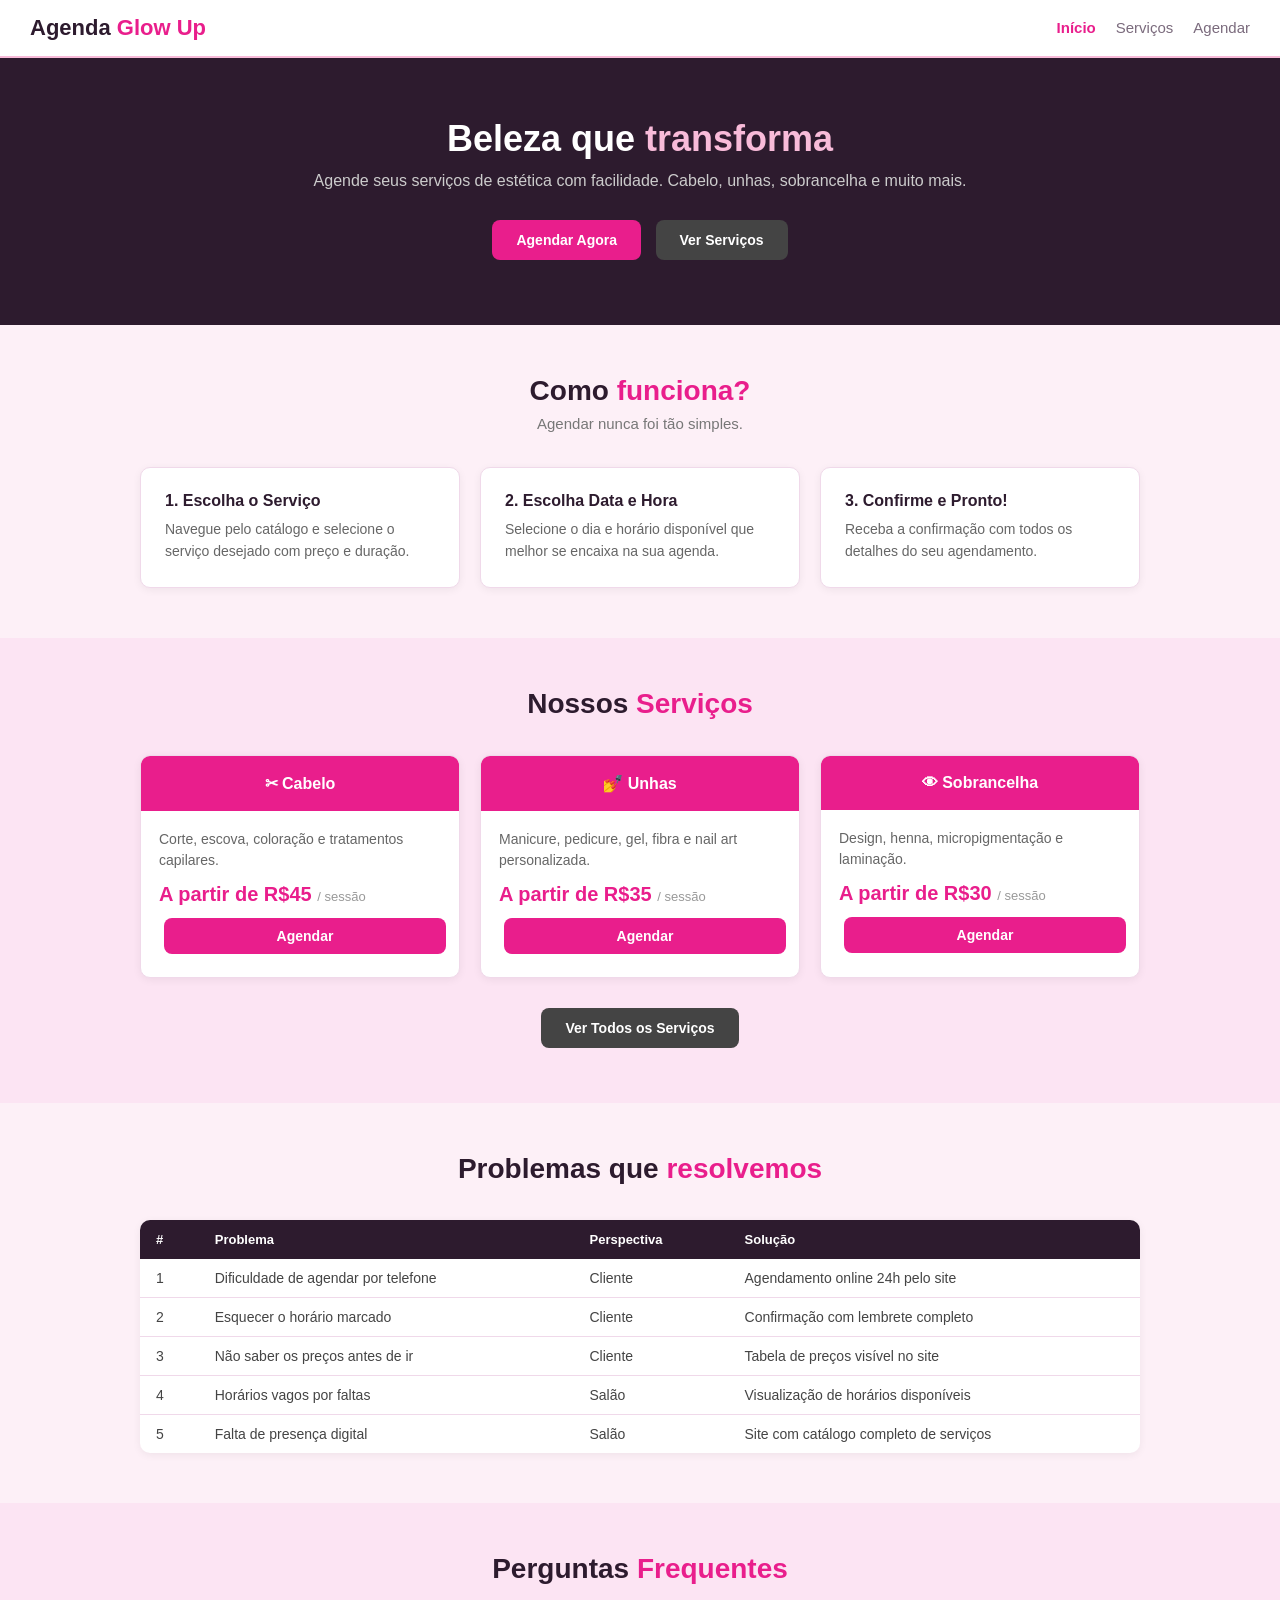
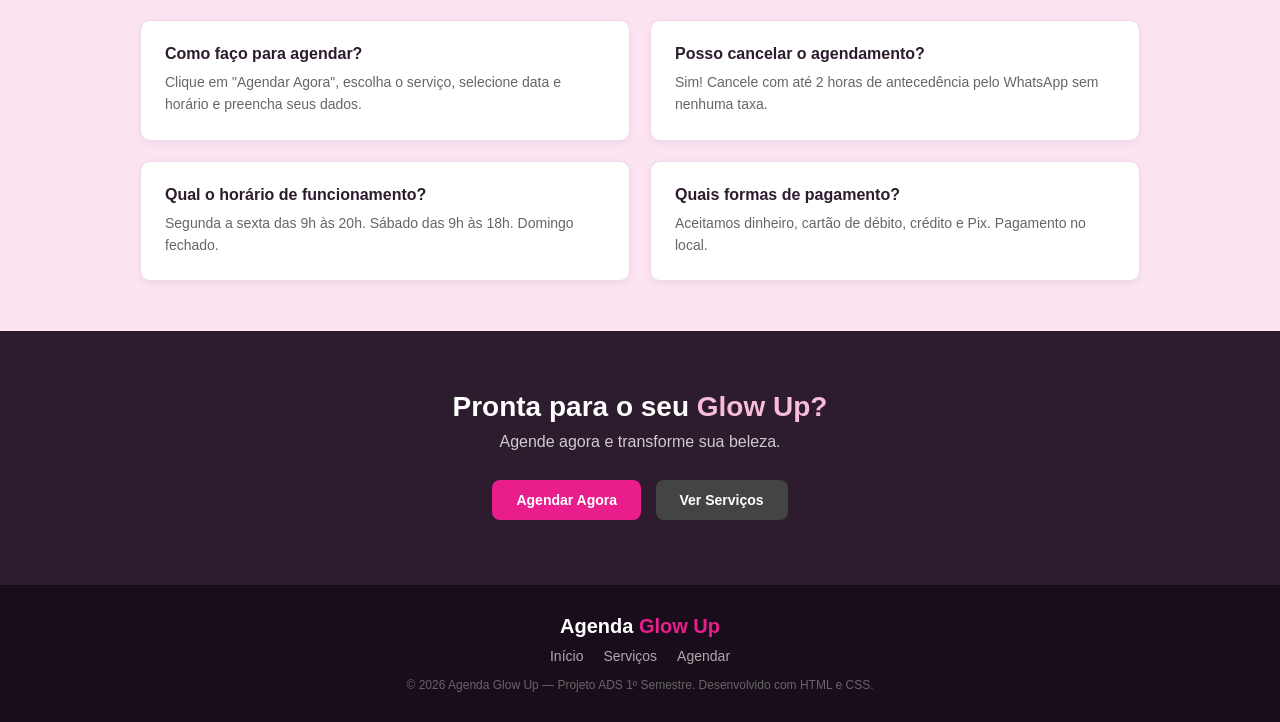
<file: index.html>
<!DOCTYPE html>
<html lang="pt-BR">
<head>
    <meta charset="UTF-8">
    <meta name="viewport" content="width=device-width, initial-scale=1.0">
    <title>Agenda Glow Up — Beleza e Estética</title>
    <link rel="stylesheet" href="css/style.css">
</head>
<body>

    <header>
        <a href="index.html" class="logo">Agenda <span>Glow Up</span></a>
        <nav>
            <ul>
                <li><a href="index.html" class="ativo">Início</a></li>
                <li><a href="servicos.html">Serviços</a></li>
                <li><a href="agendamento.html">Agendar</a></li>
            </ul>
        </nav>
    </header>

    <div class="hero">
        <h1>Beleza que <span>transforma</span></h1>
        <p>Agende seus serviços de estética com facilidade. Cabelo, unhas, sobrancelha e muito mais.</p>
        <a href="agendamento.html" class="btn btn-rosa">Agendar Agora</a>
        <a href="servicos.html" class="btn btn-escuro">Ver Serviços</a>
    </div>

    <section>
        <div class="container">
            <div class="titulo-secao">
                <h2>Como <span>funciona?</span></h2>
                <p>Agendar nunca foi tão simples.</p>
            </div>
            <div class="grid-3">
                <div class="card">
                    <h3>1. Escolha o Serviço</h3>
                    <p>Navegue pelo catálogo e selecione o serviço desejado com preço e duração.</p>
                </div>
                <div class="card">
                    <h3>2. Escolha Data e Hora</h3>
                    <p>Selecione o dia e horário disponível que melhor se encaixa na sua agenda.</p>
                </div>
                <div class="card">
                    <h3>3. Confirme e Pronto!</h3>
                    <p>Receba a confirmação com todos os detalhes do seu agendamento.</p>
                </div>
            </div>
        </div>
    </section>

    <section class="secao-rosa">
        <div class="container">
            <div class="titulo-secao">
                <h2>Nossos <span>Serviços</span></h2>
            </div>
            <div class="grid-3">
                <div class="servico-card">
                    <div class="servico-header"><h3>✂ Cabelo</h3></div>
                    <div class="servico-body">
                        <p>Corte, escova, coloração e tratamentos capilares.</p>
                        <div class="servico-preco">A partir de R$45 <span>/ sessão</span></div>
                        <a href="agendamento.html" class="btn btn-rosa" style="width:100%; text-align:center; display:block; padding:10px;">Agendar</a>
                    </div>
                </div>
                <div class="servico-card">
                    <div class="servico-header"><h3>💅 Unhas</h3></div>
                    <div class="servico-body">
                        <p>Manicure, pedicure, gel, fibra e nail art personalizada.</p>
                        <div class="servico-preco">A partir de R$35 <span>/ sessão</span></div>
                        <a href="agendamento.html" class="btn btn-rosa" style="width:100%; text-align:center; display:block; padding:10px;">Agendar</a>
                    </div>
                </div>
                <div class="servico-card">
                    <div class="servico-header"><h3>👁 Sobrancelha</h3></div>
                    <div class="servico-body">
                        <p>Design, henna, micropigmentação e laminação.</p>
                        <div class="servico-preco">A partir de R$30 <span>/ sessão</span></div>
                        <a href="agendamento.html" class="btn btn-rosa" style="width:100%; text-align:center; display:block; padding:10px;">Agendar</a>
                    </div>
                </div>
            </div>
            <div style="text-align:center; margin-top:25px;">
                <a href="servicos.html" class="btn btn-escuro">Ver Todos os Serviços</a>
            </div>
        </div>
    </section>

    <section>
        <div class="container">
            <div class="titulo-secao">
                <h2>Problemas que <span>resolvemos</span></h2>
            </div>
            <table class="tabela">
                <thead>
                    <tr>
                        <th>#</th>
                        <th>Problema</th>
                        <th>Perspectiva</th>
                        <th>Solução</th>
                    </tr>
                </thead>
                <tbody>
                    <tr><td>1</td><td>Dificuldade de agendar por telefone</td><td>Cliente</td><td>Agendamento online 24h pelo site</td></tr>
                    <tr><td>2</td><td>Esquecer o horário marcado</td><td>Cliente</td><td>Confirmação com lembrete completo</td></tr>
                    <tr><td>3</td><td>Não saber os preços antes de ir</td><td>Cliente</td><td>Tabela de preços visível no site</td></tr>
                    <tr><td>4</td><td>Horários vagos por faltas</td><td>Salão</td><td>Visualização de horários disponíveis</td></tr>
                    <tr><td>5</td><td>Falta de presença digital</td><td>Salão</td><td>Site com catálogo completo de serviços</td></tr>
                </tbody>
            </table>
        </div>
    </section>

    <section class="secao-rosa">
        <div class="container">
            <div class="titulo-secao">
                <h2>Perguntas <span>Frequentes</span></h2>
            </div>
            <div class="grid-2">
                <div class="card">
                    <h3>Como faço para agendar?</h3>
                    <p>Clique em "Agendar Agora", escolha o serviço, selecione data e horário e preencha seus dados.</p>
                </div>
                <div class="card">
                    <h3>Posso cancelar o agendamento?</h3>
                    <p>Sim! Cancele com até 2 horas de antecedência pelo WhatsApp sem nenhuma taxa.</p>
                </div>
                <div class="card">
                    <h3>Qual o horário de funcionamento?</h3>
                    <p>Segunda a sexta das 9h às 20h. Sábado das 9h às 18h. Domingo fechado.</p>
                </div>
                <div class="card">
                    <h3>Quais formas de pagamento?</h3>
                    <p>Aceitamos dinheiro, cartão de débito, crédito e Pix. Pagamento no local.</p>
                </div>
            </div>
        </div>
    </section>

    <div class="cta-final">
        <h2>Pronta para o seu <span>Glow Up?</span></h2>
        <p>Agende agora e transforme sua beleza.</p>
        <a href="agendamento.html" class="btn btn-rosa">Agendar Agora</a>
        <a href="servicos.html" class="btn btn-escuro">Ver Serviços</a>
    </div>

    <footer>
        <div class="footer-logo">Agenda <span>Glow Up</span></div>
        <div class="footer-links">
            <a href="index.html">Início</a>
            <a href="servicos.html">Serviços</a>
            <a href="agendamento.html">Agendar</a>
        </div>
        <p class="footer-copy">© 2026 Agenda Glow Up — Projeto ADS 1º Semestre. Desenvolvido com HTML e CSS.</p>
    </footer>

</body>
</html>
</file>
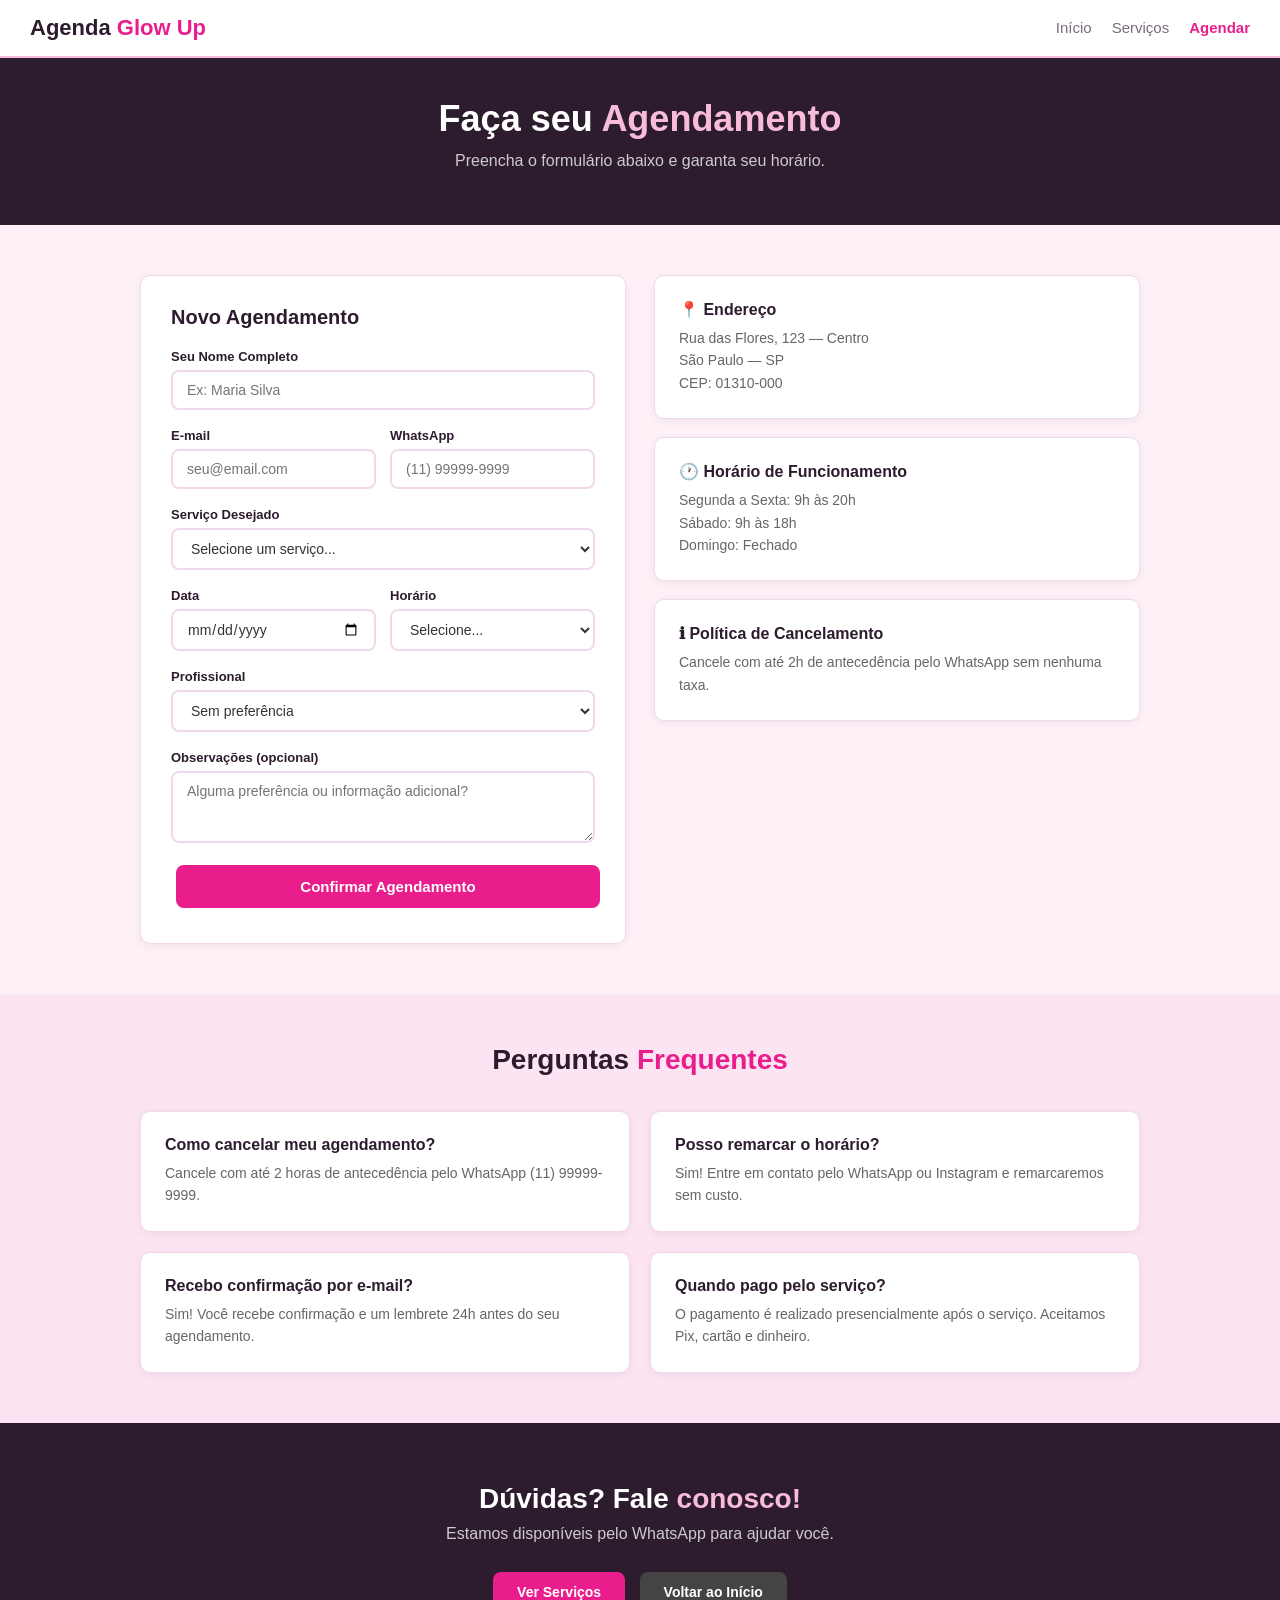
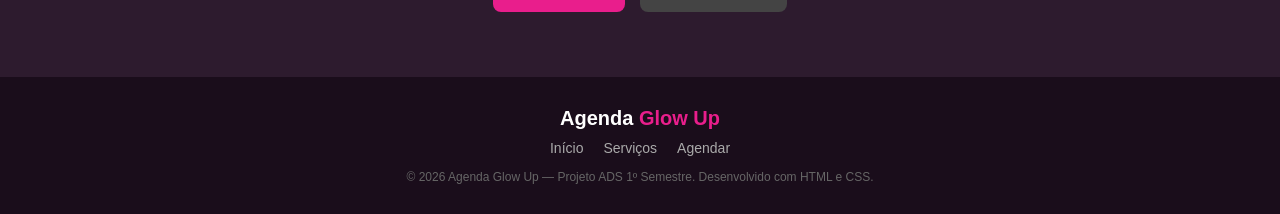
<file: agendamento.html>
<!DOCTYPE html>
<html lang="pt-BR">
<head>
    <meta charset="UTF-8">
    <meta name="viewport" content="width=device-width, initial-scale=1.0">
    <title>Agendamento — Agenda Glow Up</title>
    <link rel="stylesheet" href="css/style.css">
</head>
<body>

    <header>
        <a href="index.html" class="logo">Agenda <span>Glow Up</span></a>
        <nav>
            <ul>
                <li><a href="index.html">Início</a></li>
                <li><a href="servicos.html">Serviços</a></li>
                <li><a href="agendamento.html" class="ativo">Agendar</a></li>
            </ul>
        </nav>
    </header>

    <div class="hero" style="padding:40px 20px 30px;">
        <h1>Faça seu <span>Agendamento</span></h1>
        <p>Preencha o formulário abaixo e garanta seu horário.</p>
    </div>

    <section>
        <div class="container">
            <div class="grid-2" style="align-items:start; gap:28px;">

                <div class="form-agendamento">
                    <h2 style="font-size:20px; margin-bottom:20px; color:#2d1b2e;">Novo Agendamento</h2>

                    <div class="form-grupo">
                        <label>Seu Nome Completo</label>
                        <input type="text" placeholder="Ex: Maria Silva">
                    </div>

                    <div class="form-linha">
                        <div class="form-grupo">
                            <label>E-mail</label>
                            <input type="email" placeholder="seu@email.com">
                        </div>
                        <div class="form-grupo">
                            <label>WhatsApp</label>
                            <input type="tel" placeholder="(11) 99999-9999">
                        </div>
                    </div>

                    <div class="form-grupo">
                        <label>Serviço Desejado</label>
                        <select>
                            <option value="">Selecione um serviço...</option>
                            <optgroup label="Cabelo">
                                <option>Corte Feminino — R$45</option>
                                <option>Escova Progressiva — R$180</option>
                                <option>Coloração — a partir de R$120</option>
                            </optgroup>
                            <optgroup label="Unhas">
                                <option>Manicure — R$35</option>
                                <option>Unhas em Gel — R$90</option>
                                <option>Nail Art — a partir de R$60</option>
                            </optgroup>
                            <optgroup label="Sobrancelha e Maquiagem">
                                <option>Design de Sobrancelha — R$30</option>
                                <option>Maquiagem Social — R$80</option>
                                <option>Pacote Completo — R$220</option>
                            </optgroup>
                        </select>
                    </div>

                    <div class="form-linha">
                        <div class="form-grupo">
                            <label>Data</label>
                            <input type="date">
                        </div>
                        <div class="form-grupo">
                            <label>Horário</label>
                            <select>
                                <option>Selecione...</option>
                                <option>09:00</option>
                                <option>09:30</option>
                                <option>10:30</option>
                                <option>11:00</option>
                                <option>13:00</option>
                                <option>13:30</option>
                                <option>14:00</option>
                                <option>15:00</option>
                                <option>16:00</option>
                            </select>
                        </div>
                    </div>

                    <div class="form-grupo">
                        <label>Profissional</label>
                        <select>
                            <option>Sem preferência</option>
                            <option>Ana Paula</option>
                            <option>Carla Mendes</option>
                            <option>Juliana Costa</option>
                        </select>
                    </div>

                    <div class="form-grupo">
                        <label>Observações (opcional)</label>
                        <textarea rows="3" placeholder="Alguma preferência ou informação adicional?"></textarea>
                    </div>

                    <a href="index.html" class="btn btn-rosa" style="width:100%; text-align:center; display:block; font-size:15px; padding:13px;">
                        Confirmar Agendamento
                    </a>
                </div>

                <div>
                    <div class="card" style="margin-bottom:18px;">
                        <h3>📍 Endereço</h3>
                        <p>Rua das Flores, 123 — Centro<br>São Paulo — SP<br>CEP: 01310-000</p>
                    </div>
                    <div class="card" style="margin-bottom:18px;">
                        <h3>🕐 Horário de Funcionamento</h3>
                        <p>Segunda a Sexta: 9h às 20h<br>Sábado: 9h às 18h<br>Domingo: Fechado</p>
                    </div>
                    <div class="card">
                        <h3>ℹ Política de Cancelamento</h3>
                        <p>Cancele com até 2h de antecedência pelo WhatsApp sem nenhuma taxa.</p>
                    </div>
                </div>

            </div>
        </div>
    </section>

    <section class="secao-rosa">
        <div class="container">
            <div class="titulo-secao">
                <h2>Perguntas <span>Frequentes</span></h2>
            </div>
            <div class="grid-2">
                <div class="card">
                    <h3>Como cancelar meu agendamento?</h3>
                    <p>Cancele com até 2 horas de antecedência pelo WhatsApp (11) 99999-9999.</p>
                </div>
                <div class="card">
                    <h3>Posso remarcar o horário?</h3>
                    <p>Sim! Entre em contato pelo WhatsApp ou Instagram e remarcaremos sem custo.</p>
                </div>
                <div class="card">
                    <h3>Recebo confirmação por e-mail?</h3>
                    <p>Sim! Você recebe confirmação e um lembrete 24h antes do seu agendamento.</p>
                </div>
                <div class="card">
                    <h3>Quando pago pelo serviço?</h3>
                    <p>O pagamento é realizado presencialmente após o serviço. Aceitamos Pix, cartão e dinheiro.</p>
                </div>
            </div>
        </div>
    </section>

    <div class="cta-final">
        <h2>Dúvidas? Fale <span>conosco!</span></h2>
        <p>Estamos disponíveis pelo WhatsApp para ajudar você.</p>
        <a href="servicos.html" class="btn btn-rosa">Ver Serviços</a>
        <a href="index.html" class="btn btn-escuro">Voltar ao Início</a>
    </div>

    <footer>
        <div class="footer-logo">Agenda <span>Glow Up</span></div>
        <div class="footer-links">
            <a href="index.html">Início</a>
            <a href="servicos.html">Serviços</a>
            <a href="agendamento.html">Agendar</a>
        </div>
        <p class="footer-copy">© 2026 Agenda Glow Up — Projeto ADS 1º Semestre. Desenvolvido com HTML e CSS.</p>
    </footer>

</body>
</html>
</file>
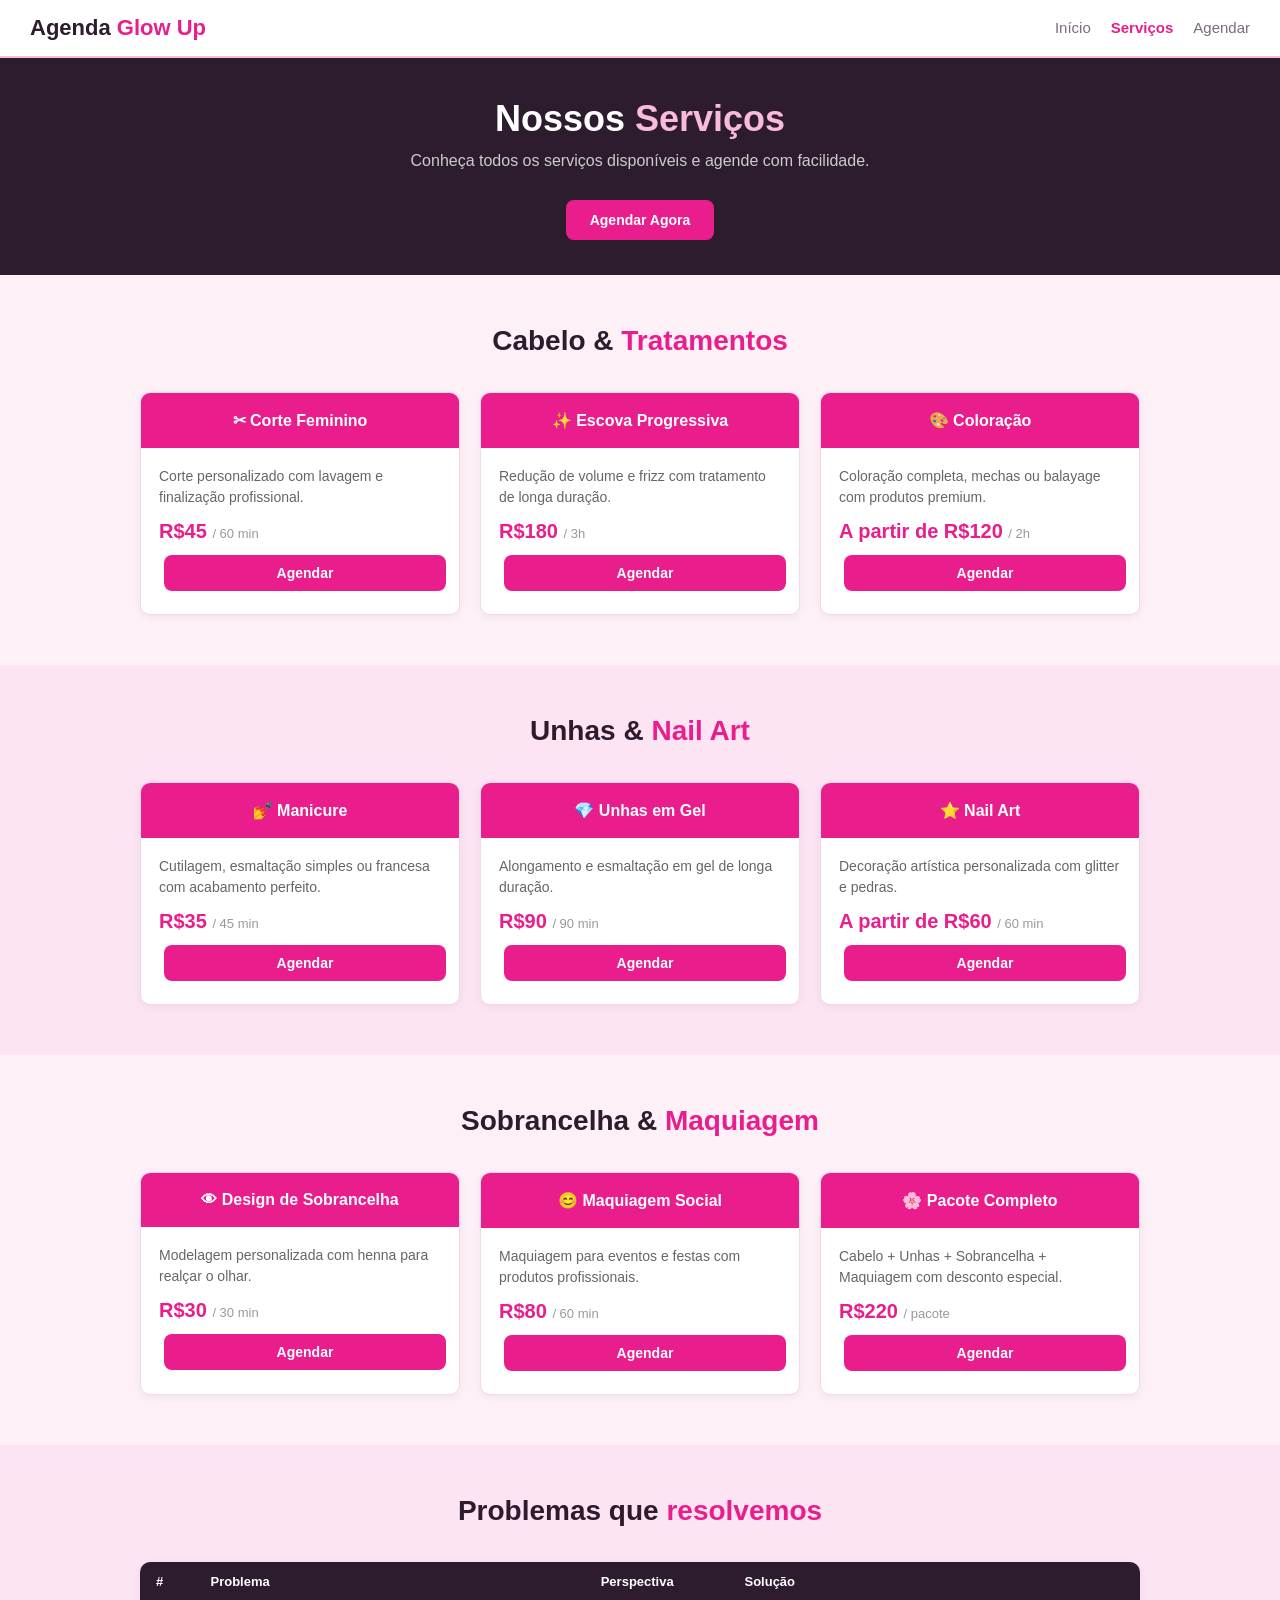
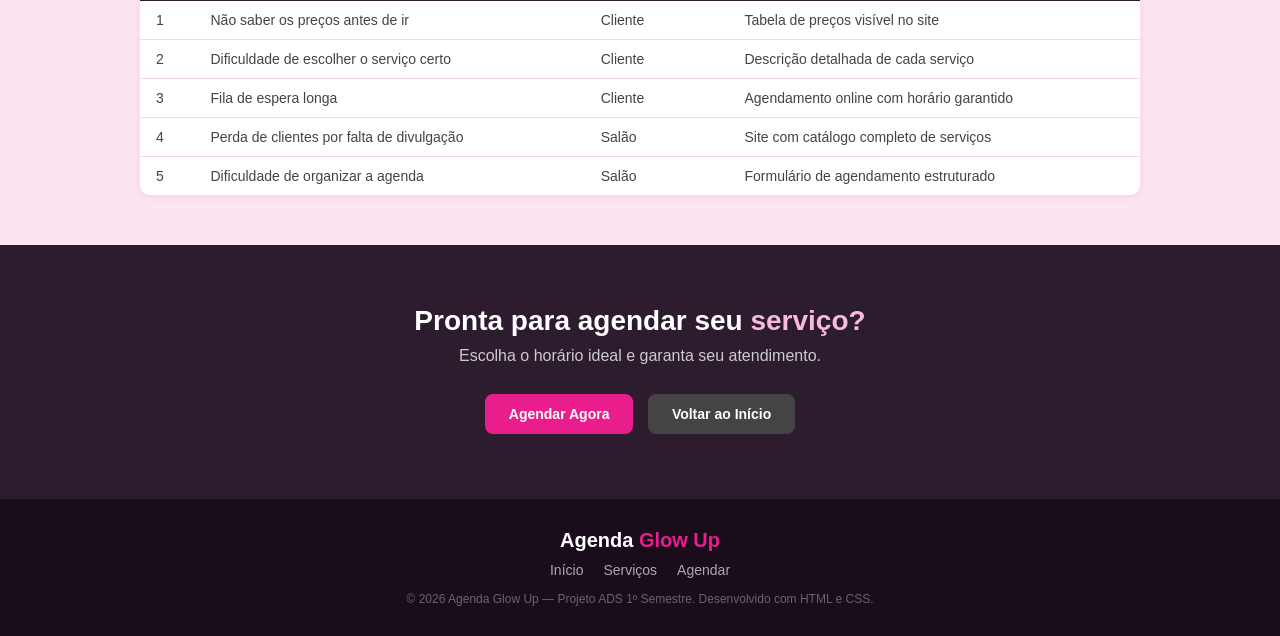
<file: servicos.html>
<!DOCTYPE html>
<html lang="pt-BR">
<head>
    <meta charset="UTF-8">
    <meta name="viewport" content="width=device-width, initial-scale=1.0">
    <title>Serviços — Agenda Glow Up</title>
    <link rel="stylesheet" href="css/style.css">
</head>
<body>

    <header>
        <a href="index.html" class="logo">Agenda <span>Glow Up</span></a>
        <nav>
            <ul>
                <li><a href="index.html">Início</a></li>
                <li><a href="servicos.html" class="ativo">Serviços</a></li>
                <li><a href="agendamento.html">Agendar</a></li>
            </ul>
        </nav>
    </header>

    <div class="hero" style="padding:40px 20px 30px;">
        <h1>Nossos <span>Serviços</span></h1>
        <p>Conheça todos os serviços disponíveis e agende com facilidade.</p>
        <a href="agendamento.html" class="btn btn-rosa">Agendar Agora</a>
    </div>

    <section>
        <div class="container">
            <div class="titulo-secao">
                <h2>Cabelo & <span>Tratamentos</span></h2>
            </div>
            <div class="grid-3">
                <div class="servico-card">
                    <div class="servico-header"><h3>✂ Corte Feminino</h3></div>
                    <div class="servico-body">
                        <p>Corte personalizado com lavagem e finalização profissional.</p>
                        <div class="servico-preco">R$45 <span>/ 60 min</span></div>
                        <a href="agendamento.html" class="btn btn-rosa" style="width:100%; text-align:center; display:block; padding:10px;">Agendar</a>
                    </div>
                </div>
                <div class="servico-card">
                    <div class="servico-header"><h3>✨ Escova Progressiva</h3></div>
                    <div class="servico-body">
                        <p>Redução de volume e frizz com tratamento de longa duração.</p>
                        <div class="servico-preco">R$180 <span>/ 3h</span></div>
                        <a href="agendamento.html" class="btn btn-rosa" style="width:100%; text-align:center; display:block; padding:10px;">Agendar</a>
                    </div>
                </div>
                <div class="servico-card">
                    <div class="servico-header"><h3>🎨 Coloração</h3></div>
                    <div class="servico-body">
                        <p>Coloração completa, mechas ou balayage com produtos premium.</p>
                        <div class="servico-preco">A partir de R$120 <span>/ 2h</span></div>
                        <a href="agendamento.html" class="btn btn-rosa" style="width:100%; text-align:center; display:block; padding:10px;">Agendar</a>
                    </div>
                </div>
            </div>
        </div>
    </section>

    <section class="secao-rosa">
        <div class="container">
            <div class="titulo-secao">
                <h2>Unhas & <span>Nail Art</span></h2>
            </div>
            <div class="grid-3">
                <div class="servico-card">
                    <div class="servico-header"><h3>💅 Manicure</h3></div>
                    <div class="servico-body">
                        <p>Cutilagem, esmaltação simples ou francesa com acabamento perfeito.</p>
                        <div class="servico-preco">R$35 <span>/ 45 min</span></div>
                        <a href="agendamento.html" class="btn btn-rosa" style="width:100%; text-align:center; display:block; padding:10px;">Agendar</a>
                    </div>
                </div>
                <div class="servico-card">
                    <div class="servico-header"><h3>💎 Unhas em Gel</h3></div>
                    <div class="servico-body">
                        <p>Alongamento e esmaltação em gel de longa duração.</p>
                        <div class="servico-preco">R$90 <span>/ 90 min</span></div>
                        <a href="agendamento.html" class="btn btn-rosa" style="width:100%; text-align:center; display:block; padding:10px;">Agendar</a>
                    </div>
                </div>
                <div class="servico-card">
                    <div class="servico-header"><h3>⭐ Nail Art</h3></div>
                    <div class="servico-body">
                        <p>Decoração artística personalizada com glitter e pedras.</p>
                        <div class="servico-preco">A partir de R$60 <span>/ 60 min</span></div>
                        <a href="agendamento.html" class="btn btn-rosa" style="width:100%; text-align:center; display:block; padding:10px;">Agendar</a>
                    </div>
                </div>
            </div>
        </div>
    </section>

    <section>
        <div class="container">
            <div class="titulo-secao">
                <h2>Sobrancelha & <span>Maquiagem</span></h2>
            </div>
            <div class="grid-3">
                <div class="servico-card">
                    <div class="servico-header"><h3>👁 Design de Sobrancelha</h3></div>
                    <div class="servico-body">
                        <p>Modelagem personalizada com henna para realçar o olhar.</p>
                        <div class="servico-preco">R$30 <span>/ 30 min</span></div>
                        <a href="agendamento.html" class="btn btn-rosa" style="width:100%; text-align:center; display:block; padding:10px;">Agendar</a>
                    </div>
                </div>
                <div class="servico-card">
                    <div class="servico-header"><h3>😊 Maquiagem Social</h3></div>
                    <div class="servico-body">
                        <p>Maquiagem para eventos e festas com produtos profissionais.</p>
                        <div class="servico-preco">R$80 <span>/ 60 min</span></div>
                        <a href="agendamento.html" class="btn btn-rosa" style="width:100%; text-align:center; display:block; padding:10px;">Agendar</a>
                    </div>
                </div>
                <div class="servico-card">
                    <div class="servico-header"><h3>🌸 Pacote Completo</h3></div>
                    <div class="servico-body">
                        <p>Cabelo + Unhas + Sobrancelha + Maquiagem com desconto especial.</p>
                        <div class="servico-preco">R$220 <span>/ pacote</span></div>
                        <a href="agendamento.html" class="btn btn-rosa" style="width:100%; text-align:center; display:block; padding:10px;">Agendar</a>
                    </div>
                </div>
            </div>
        </div>
    </section>

    <section class="secao-rosa">
        <div class="container">
            <div class="titulo-secao">
                <h2>Problemas que <span>resolvemos</span></h2>
            </div>
            <table class="tabela">
                <thead>
                    <tr><th>#</th><th>Problema</th><th>Perspectiva</th><th>Solução</th></tr>
                </thead>
                <tbody>
                    <tr><td>1</td><td>Não saber os preços antes de ir</td><td>Cliente</td><td>Tabela de preços visível no site</td></tr>
                    <tr><td>2</td><td>Dificuldade de escolher o serviço certo</td><td>Cliente</td><td>Descrição detalhada de cada serviço</td></tr>
                    <tr><td>3</td><td>Fila de espera longa</td><td>Cliente</td><td>Agendamento online com horário garantido</td></tr>
                    <tr><td>4</td><td>Perda de clientes por falta de divulgação</td><td>Salão</td><td>Site com catálogo completo de serviços</td></tr>
                    <tr><td>5</td><td>Dificuldade de organizar a agenda</td><td>Salão</td><td>Formulário de agendamento estruturado</td></tr>
                </tbody>
            </table>
        </div>
    </section>

    <div class="cta-final">
        <h2>Pronta para agendar seu <span>serviço?</span></h2>
        <p>Escolha o horário ideal e garanta seu atendimento.</p>
        <a href="agendamento.html" class="btn btn-rosa">Agendar Agora</a>
        <a href="index.html" class="btn btn-escuro">Voltar ao Início</a>
    </div>

    <footer>
        <div class="footer-logo">Agenda <span>Glow Up</span></div>
        <div class="footer-links">
            <a href="index.html">Início</a>
            <a href="servicos.html">Serviços</a>
            <a href="agendamento.html">Agendar</a>
        </div>
        <p class="footer-copy">© 2026 Agenda Glow Up — Projeto ADS 1º Semestre. Desenvolvido com HTML e CSS.</p>
    </footer>

</body>
</html>
</file>
<file: css/style.css>
/* Agenda Glow Up — Versão Simples (1º Semestre ADS) */

* {
    margin: 0;
    padding: 0;
    box-sizing: border-box;
}

body {
    font-family: Arial, sans-serif;
    background-color: #fdf0f7;
    color: #333;
}

/* CABEÇALHO */
header {
    background-color: #fff;
    border-bottom: 2px solid #f8bbd9;
    padding: 15px 30px;
    display: flex;
    justify-content: space-between;
    align-items: center;
}

.logo {
    color: #2d1b2e;
    font-size: 22px;
    font-weight: bold;
    text-decoration: none;
}

.logo span {
    color: #e91e8c;
}

nav ul {
    list-style: none;
    display: flex;
    gap: 20px;
}

nav ul li a {
    color: #7b6b7d;
    text-decoration: none;
    font-size: 15px;
}

nav ul li a:hover {
    color: #e91e8c;
}

nav ul li a.ativo {
    color: #e91e8c;
    font-weight: bold;
}

/* HERO */
.hero {
    background-color: #2d1b2e;
    color: #fff;
    text-align: center;
    padding: 60px 20px;
}

.hero h1 {
    font-size: 36px;
    margin-bottom: 12px;
}

.hero h1 span {
    color: #f8bbd9;
}

.hero p {
    font-size: 16px;
    color: #ccc;
    margin-bottom: 25px;
}

/* BOTÕES */
.btn {
    display: inline-block;
    padding: 12px 24px;
    border-radius: 8px;
    text-decoration: none;
    font-size: 14px;
    font-weight: bold;
    margin: 5px;
}

.btn-rosa {
    background-color: #e91e8c;
    color: #fff;
}

.btn-rosa:hover {
    background-color: #c2185b;
}

.btn-escuro {
    background-color: #444;
    color: #fff;
}

.btn-escuro:hover {
    background-color: #222;
}

/* SEÇÕES */
section {
    padding: 50px 20px;
}

.container {
    max-width: 1000px;
    margin: 0 auto;
}

.titulo-secao {
    text-align: center;
    margin-bottom: 35px;
}

.titulo-secao h2 {
    font-size: 28px;
    color: #2d1b2e;
    margin-bottom: 8px;
}

.titulo-secao h2 span {
    color: #e91e8c;
}

.titulo-secao p {
    color: #777;
    font-size: 15px;
}

.secao-rosa {
    background-color: #fce4f3;
    padding: 50px 20px;
}

/* GRIDS */
.grid-3 {
    display: grid;
    grid-template-columns: repeat(3, 1fr);
    gap: 20px;
}

.grid-2 {
    display: grid;
    grid-template-columns: repeat(2, 1fr);
    gap: 20px;
}

/* CARDS */
.card {
    background-color: #fff;
    border-radius: 10px;
    padding: 24px;
    border: 1px solid #f0d9ea;
    box-shadow: 0 2px 8px rgba(0,0,0,0.06);
}

.card:hover {
    box-shadow: 0 4px 16px rgba(233,30,140,0.1);
}

.card h3 {
    font-size: 16px;
    color: #2d1b2e;
    margin-bottom: 8px;
}

.card p {
    font-size: 14px;
    color: #666;
    line-height: 1.6;
}

/* CARDS DE SERVIÇO */
.servico-card {
    background-color: #fff;
    border-radius: 10px;
    overflow: hidden;
    border: 1px solid #f0d9ea;
    box-shadow: 0 2px 8px rgba(0,0,0,0.06);
}

.servico-header {
    background-color: #e91e8c;
    padding: 18px;
    text-align: center;
    color: #fff;
}

.servico-header h3 {
    font-size: 16px;
    font-weight: bold;
}

.servico-body {
    padding: 18px;
}

.servico-body p {
    font-size: 14px;
    color: #666;
    margin-bottom: 12px;
    line-height: 1.5;
}

.servico-preco {
    font-size: 20px;
    font-weight: bold;
    color: #e91e8c;
    margin-bottom: 12px;
}

.servico-preco span {
    font-size: 13px;
    color: #999;
    font-weight: normal;
}

/* FORMULÁRIO */
.form-agendamento {
    background-color: #fff;
    border-radius: 10px;
    padding: 30px;
    border: 1px solid #f0d9ea;
    box-shadow: 0 2px 8px rgba(0,0,0,0.06);
}

.form-grupo {
    margin-bottom: 18px;
}

.form-grupo label {
    display: block;
    font-size: 13px;
    font-weight: bold;
    color: #2d1b2e;
    margin-bottom: 6px;
}

.form-grupo input,
.form-grupo select,
.form-grupo textarea {
    width: 100%;
    padding: 10px 14px;
    border: 2px solid #f0d9ea;
    border-radius: 8px;
    font-family: Arial, sans-serif;
    font-size: 14px;
    color: #333;
    background-color: #fff;
    outline: none;
}

.form-grupo input:focus,
.form-grupo select:focus,
.form-grupo textarea:focus {
    border-color: #e91e8c;
}

.form-linha {
    display: grid;
    grid-template-columns: 1fr 1fr;
    gap: 14px;
}

/* TABELA */
.tabela {
    width: 100%;
    border-collapse: collapse;
    background-color: #fff;
    border-radius: 10px;
    overflow: hidden;
    box-shadow: 0 2px 8px rgba(0,0,0,0.06);
}

.tabela th {
    background-color: #2d1b2e;
    color: #fff;
    padding: 12px 16px;
    text-align: left;
    font-size: 13px;
}

.tabela td {
    padding: 11px 16px;
    font-size: 14px;
    color: #444;
    border-bottom: 1px solid #f0d9ea;
}

.tabela tr:last-child td { border-bottom: none; }
.tabela tr:hover td { background-color: #fdf0f7; }

/* CTA FINAL */
.cta-final {
    background-color: #2d1b2e;
    color: #fff;
    text-align: center;
    padding: 60px 20px;
}

.cta-final h2 {
    font-size: 28px;
    margin-bottom: 10px;
}

.cta-final h2 span { color: #f8bbd9; }
.cta-final p { color: #ccc; margin-bottom: 24px; }

/* RODAPÉ */
footer {
    background-color: #1a0d1b;
    color: #aaa;
    text-align: center;
    padding: 30px 20px;
}

.footer-logo {
    font-size: 20px;
    font-weight: bold;
    color: #fff;
    margin-bottom: 10px;
}

.footer-logo span { color: #e91e8c; }

.footer-links {
    display: flex;
    justify-content: center;
    gap: 20px;
    margin-bottom: 14px;
}

.footer-links a {
    color: #aaa;
    text-decoration: none;
    font-size: 14px;
}

.footer-links a:hover { color: #e91e8c; }

.footer-copy {
    font-size: 12px;
    color: #666;
}

/* RESPONSIVIDADE */
@media (max-width: 768px) {
    header { flex-direction: column; gap: 12px; padding: 15px; }
    nav ul { flex-wrap: wrap; justify-content: center; gap: 8px; }
    .hero h1 { font-size: 26px; }
    .grid-3, .grid-2 { grid-template-columns: 1fr; }
    .form-linha { grid-template-columns: 1fr; }
    .tabela { display: block; overflow-x: auto; }
}
</file>
